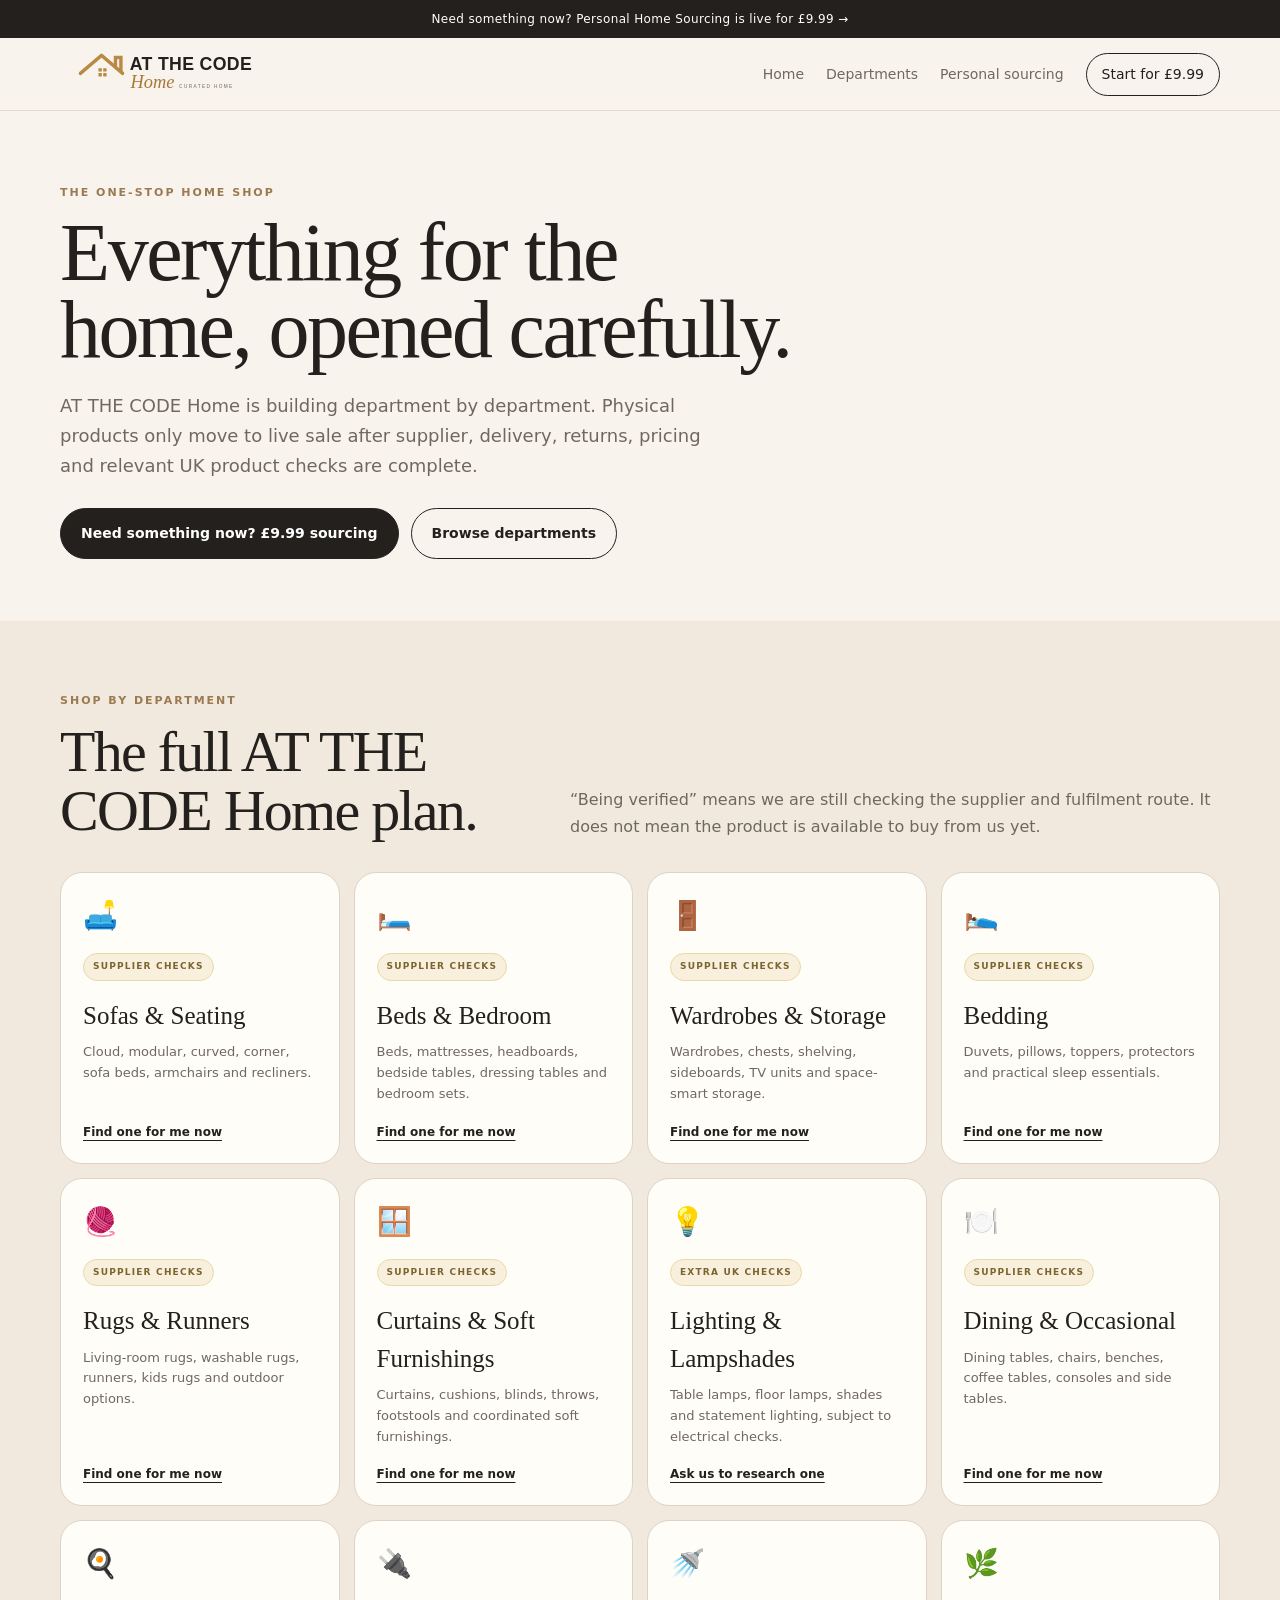
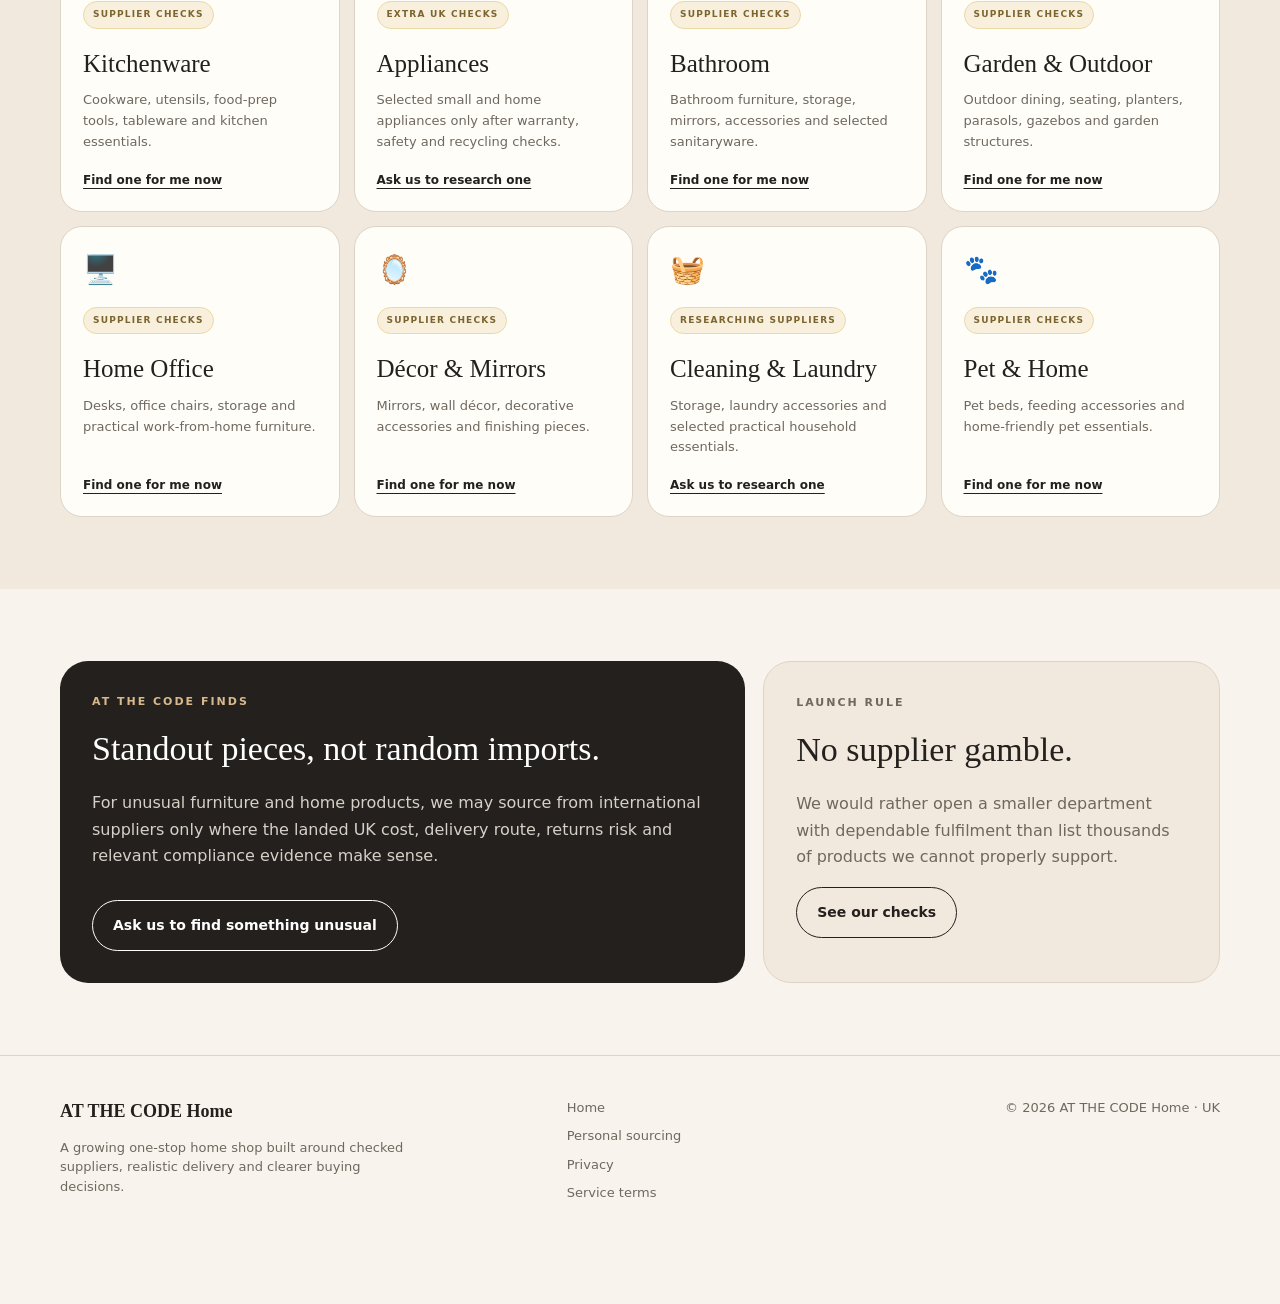
<file: departments.html>
<!doctype html>
<html lang="en">
<head>
  <meta charset="utf-8">
  <meta name="viewport" content="width=device-width,initial-scale=1,viewport-fit=cover">
  <meta name="theme-color" content="#23201d">
  <title>Departments | AT THE CODE Home</title>
  <meta name="description" content="Explore the AT THE CODE Home departments: sofas, bedroom, storage, bedding, rugs, lighting, dining, kitchen, bathroom, garden, home office, décor, pet and more.">
  <link rel="stylesheet" href="/styles.css">
  <link rel="icon" href="/favicon.svg" type="image/svg+xml">
</head>
<body>
  <a class="skip" href="#main">Skip to content</a>
  <div class="announce"><a href="/sourcing.html">Need something now? Personal Home Sourcing is live for £9.99 →</a></div>
  <header class="site-header"><div class="wrap nav-wrap"><a class="brand" href="/" aria-label="AT THE CODE Home"><img src="/logo.svg" alt="AT THE CODE Home" style="display:block;width:245px;max-width:54vw;height:auto"></a><nav class="links" aria-label="Main navigation"><a href="/">Home</a><a href="/departments.html">Departments</a><a href="/sourcing.html">Personal sourcing</a><a class="nav-cta" href="/sourcing.html">Start for £9.99</a></nav></div></header>

  <main id="main">
    <section class="hero"><div class="wrap"><p class="kicker">The one-stop home shop</p><h1>Everything for the home, opened carefully.</h1><p class="lead">AT THE CODE Home is building department by department. Physical products only move to live sale after supplier, delivery, returns, pricing and relevant UK product checks are complete.</p><div class="cta-row"><a class="btn dark" href="/sourcing.html">Need something now? £9.99 sourcing</a><a class="btn" href="#all">Browse departments</a></div></div></section>

    <section class="section alt" id="all"><div class="wrap"><p class="kicker">Shop by department</p><div class="section-heading"><h2>The full AT THE CODE Home plan.</h2><p>“Being verified” means we are still checking the supplier and fulfilment route. It does not mean the product is available to buy from us yet.</p></div><div class="dept-grid">
      <article class="dept-card"><div class="dept-icon">🛋️</div><span class="status checking">Supplier checks</span><h3>Sofas & Seating</h3><p>Cloud, modular, curved, corner, sofa beds, armchairs and recliners.</p><a href="/sourcing.html">Find one for me now</a></article>
      <article class="dept-card"><div class="dept-icon">🛏️</div><span class="status checking">Supplier checks</span><h3>Beds & Bedroom</h3><p>Beds, mattresses, headboards, bedside tables, dressing tables and bedroom sets.</p><a href="/sourcing.html">Find one for me now</a></article>
      <article class="dept-card"><div class="dept-icon">🚪</div><span class="status checking">Supplier checks</span><h3>Wardrobes & Storage</h3><p>Wardrobes, chests, shelving, sideboards, TV units and space-smart storage.</p><a href="/sourcing.html">Find one for me now</a></article>
      <article class="dept-card"><div class="dept-icon">🛌</div><span class="status checking">Supplier checks</span><h3>Bedding</h3><p>Duvets, pillows, toppers, protectors and practical sleep essentials.</p><a href="/sourcing.html">Find one for me now</a></article>
      <article class="dept-card"><div class="dept-icon">🧶</div><span class="status checking">Supplier checks</span><h3>Rugs & Runners</h3><p>Living-room rugs, washable rugs, runners, kids rugs and outdoor options.</p><a href="/sourcing.html">Find one for me now</a></article>
      <article class="dept-card"><div class="dept-icon">🪟</div><span class="status checking">Supplier checks</span><h3>Curtains & Soft Furnishings</h3><p>Curtains, cushions, blinds, throws, footstools and coordinated soft furnishings.</p><a href="/sourcing.html">Find one for me now</a></article>
      <article class="dept-card"><div class="dept-icon">💡</div><span class="status checking">Extra UK checks</span><h3>Lighting & Lampshades</h3><p>Table lamps, floor lamps, shades and statement lighting, subject to electrical checks.</p><a href="/sourcing.html">Ask us to research one</a></article>
      <article class="dept-card"><div class="dept-icon">🍽️</div><span class="status checking">Supplier checks</span><h3>Dining & Occasional</h3><p>Dining tables, chairs, benches, coffee tables, consoles and side tables.</p><a href="/sourcing.html">Find one for me now</a></article>
      <article class="dept-card"><div class="dept-icon">🍳</div><span class="status checking">Supplier checks</span><h3>Kitchenware</h3><p>Cookware, utensils, food-prep tools, tableware and kitchen essentials.</p><a href="/sourcing.html">Find one for me now</a></article>
      <article class="dept-card"><div class="dept-icon">🔌</div><span class="status checking">Extra UK checks</span><h3>Appliances</h3><p>Selected small and home appliances only after warranty, safety and recycling checks.</p><a href="/sourcing.html">Ask us to research one</a></article>
      <article class="dept-card"><div class="dept-icon">🚿</div><span class="status checking">Supplier checks</span><h3>Bathroom</h3><p>Bathroom furniture, storage, mirrors, accessories and selected sanitaryware.</p><a href="/sourcing.html">Find one for me now</a></article>
      <article class="dept-card"><div class="dept-icon">🌿</div><span class="status checking">Supplier checks</span><h3>Garden & Outdoor</h3><p>Outdoor dining, seating, planters, parasols, gazebos and garden structures.</p><a href="/sourcing.html">Find one for me now</a></article>
      <article class="dept-card"><div class="dept-icon">🖥️</div><span class="status checking">Supplier checks</span><h3>Home Office</h3><p>Desks, office chairs, storage and practical work-from-home furniture.</p><a href="/sourcing.html">Find one for me now</a></article>
      <article class="dept-card"><div class="dept-icon">🪞</div><span class="status checking">Supplier checks</span><h3>Décor & Mirrors</h3><p>Mirrors, wall décor, decorative accessories and finishing pieces.</p><a href="/sourcing.html">Find one for me now</a></article>
      <article class="dept-card"><div class="dept-icon">🧺</div><span class="status checking">Researching suppliers</span><h3>Cleaning & Laundry</h3><p>Storage, laundry accessories and selected practical household essentials.</p><a href="/sourcing.html">Ask us to research one</a></article>
      <article class="dept-card"><div class="dept-icon">🐾</div><span class="status checking">Supplier checks</span><h3>Pet & Home</h3><p>Pet beds, feeding accessories and home-friendly pet essentials.</p><a href="/sourcing.html">Find one for me now</a></article>
    </div></div></section>

    <section class="section"><div class="wrap feature-band"><article class="feature-panel"><p class="kicker light">AT THE CODE Finds</p><h3>Standout pieces, not random imports.</h3><p>For unusual furniture and home products, we may source from international suppliers only where the landed UK cost, delivery route, returns risk and relevant compliance evidence make sense.</p><a class="btn light-btn" href="/sourcing.html">Ask us to find something unusual</a></article><article class="feature-panel light"><p class="kicker">Launch rule</p><h3>No supplier gamble.</h3><p>We would rather open a smaller department with dependable fulfilment than list thousands of products we cannot properly support.</p><a class="btn" href="/">See our checks</a></article></div></section>
  </main>

  <footer><div class="wrap footer-grid"><div><b>AT THE CODE Home</b><p>A growing one-stop home shop built around checked suppliers, realistic delivery and clearer buying decisions.</p></div><div class="footer-links"><a href="/">Home</a><a href="/sourcing.html">Personal sourcing</a><a href="/privacy.html">Privacy</a><a href="/sourcing-terms.html">Service terms</a></div><div class="copyright">© 2026 AT THE CODE Home · UK</div></div></footer>
  <a class="mobile-cta" href="/sourcing.html">Find it for me — £9.99</a>
</body>
</html>
</file>
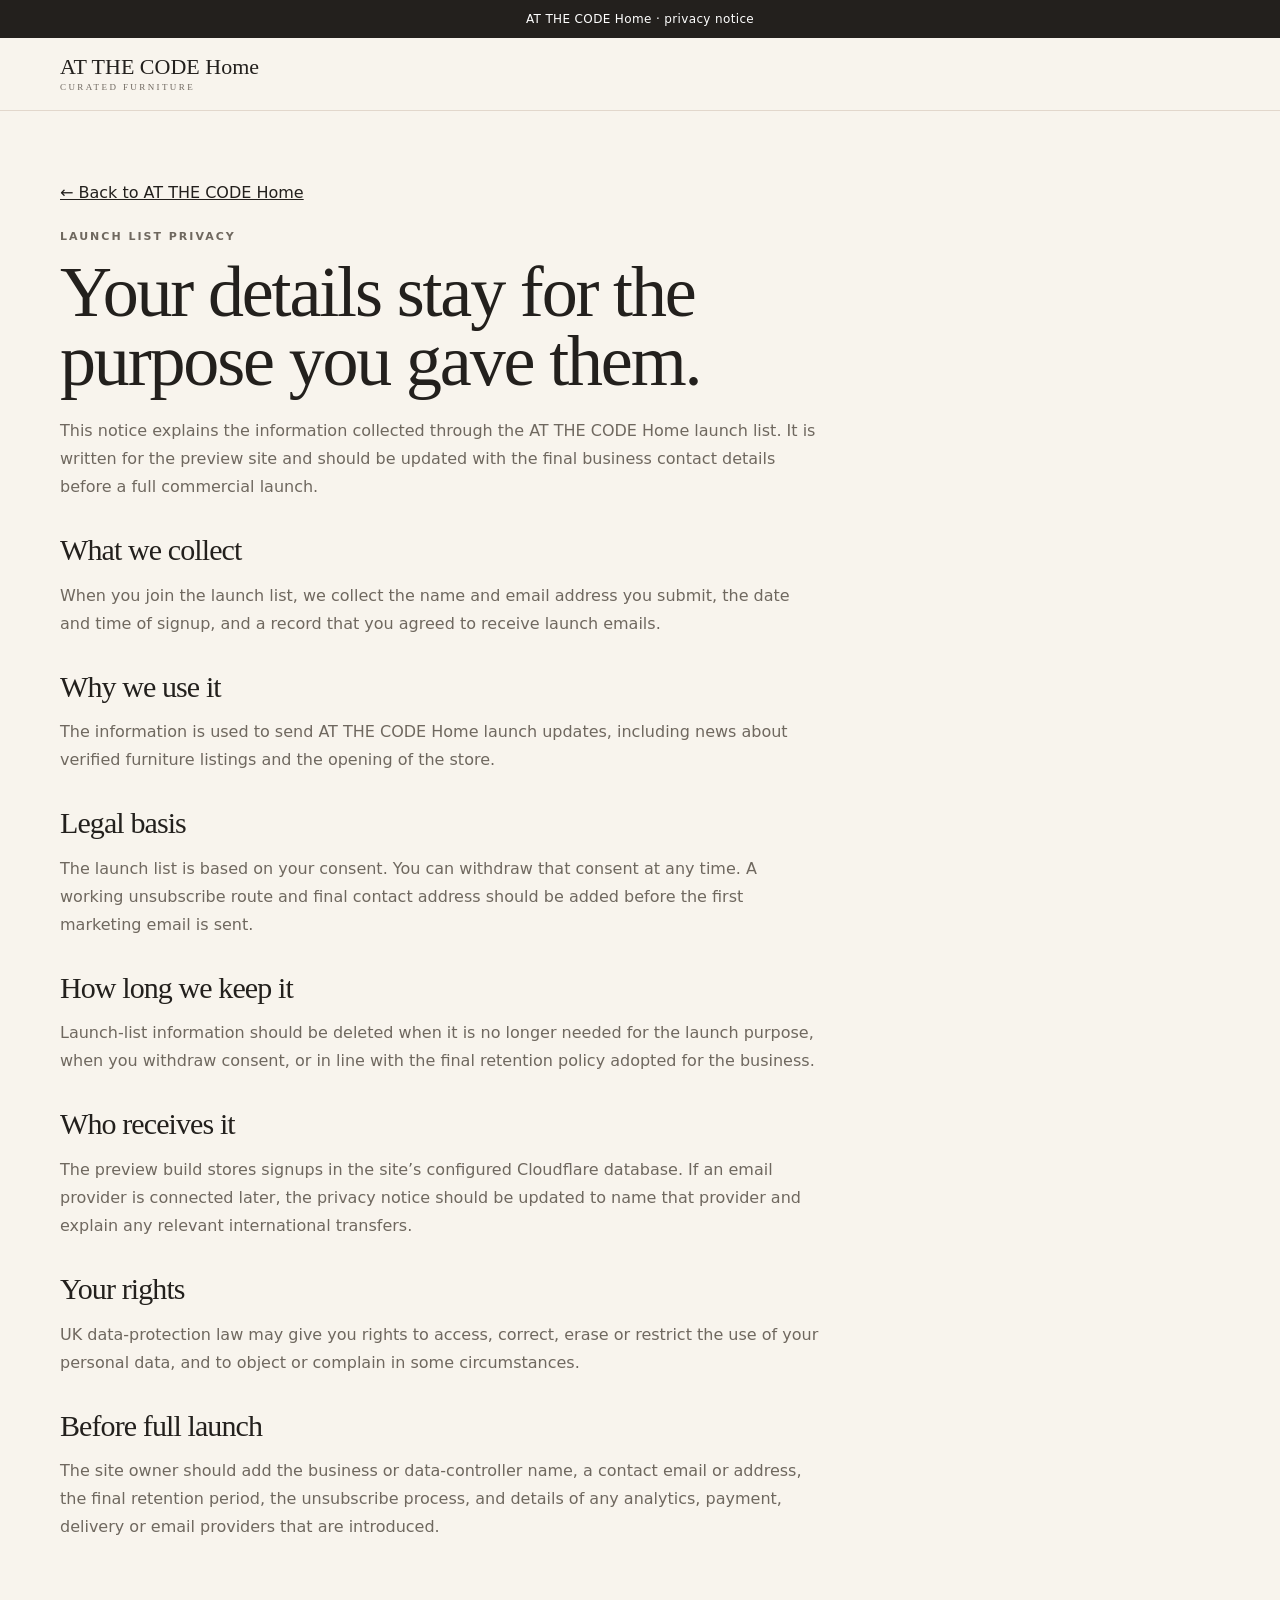
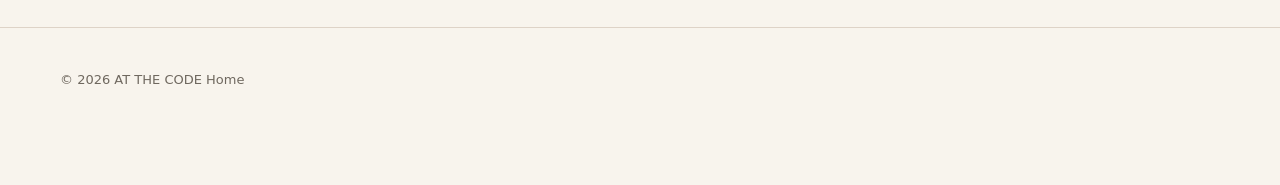
<file: privacy.html>
<!doctype html>
<html lang="en">
<head>
  <meta charset="utf-8">
  <meta name="viewport" content="width=device-width,initial-scale=1">
  <meta name="theme-color" content="#23201d">
  <title>Privacy | AT THE CODE Home</title>
  <meta name="description" content="Privacy information for the AT THE CODE Home launch list.">
  <link rel="stylesheet" href="/styles.css">
</head>
<body>
  <div class="announce">AT THE CODE Home · privacy notice</div>
  <header class="site-header"><div class="wrap nav-wrap"><a class="brand" href="/">AT THE CODE Home<span>CURATED FURNITURE</span></a></div></header>
  <main class="privacy"><div class="wrap"><article>
    <a class="back" href="/">← Back to AT THE CODE Home</a>
    <p class="kicker">Launch list privacy</p>
    <h1>Your details stay for the purpose you gave them.</h1>
    <p>This notice explains the information collected through the AT THE CODE Home launch list. It is written for the preview site and should be updated with the final business contact details before a full commercial launch.</p>

    <h2>What we collect</h2>
    <p>When you join the launch list, we collect the name and email address you submit, the date and time of signup, and a record that you agreed to receive launch emails.</p>

    <h2>Why we use it</h2>
    <p>The information is used to send AT THE CODE Home launch updates, including news about verified furniture listings and the opening of the store.</p>

    <h2>Legal basis</h2>
    <p>The launch list is based on your consent. You can withdraw that consent at any time. A working unsubscribe route and final contact address should be added before the first marketing email is sent.</p>

    <h2>How long we keep it</h2>
    <p>Launch-list information should be deleted when it is no longer needed for the launch purpose, when you withdraw consent, or in line with the final retention policy adopted for the business.</p>

    <h2>Who receives it</h2>
    <p>The preview build stores signups in the site’s configured Cloudflare database. If an email provider is connected later, the privacy notice should be updated to name that provider and explain any relevant international transfers.</p>

    <h2>Your rights</h2>
    <p>UK data-protection law may give you rights to access, correct, erase or restrict the use of your personal data, and to object or complain in some circumstances.</p>

    <h2>Before full launch</h2>
    <p>The site owner should add the business or data-controller name, a contact email or address, the final retention period, the unsubscribe process, and details of any analytics, payment, delivery or email providers that are introduced.</p>
  </article></div></main>
  <footer><div class="wrap">© <span id="year"></span> AT THE CODE Home</div></footer>
  <script>document.getElementById('year').textContent=new Date().getFullYear();</script>
</body>
</html>
</file>
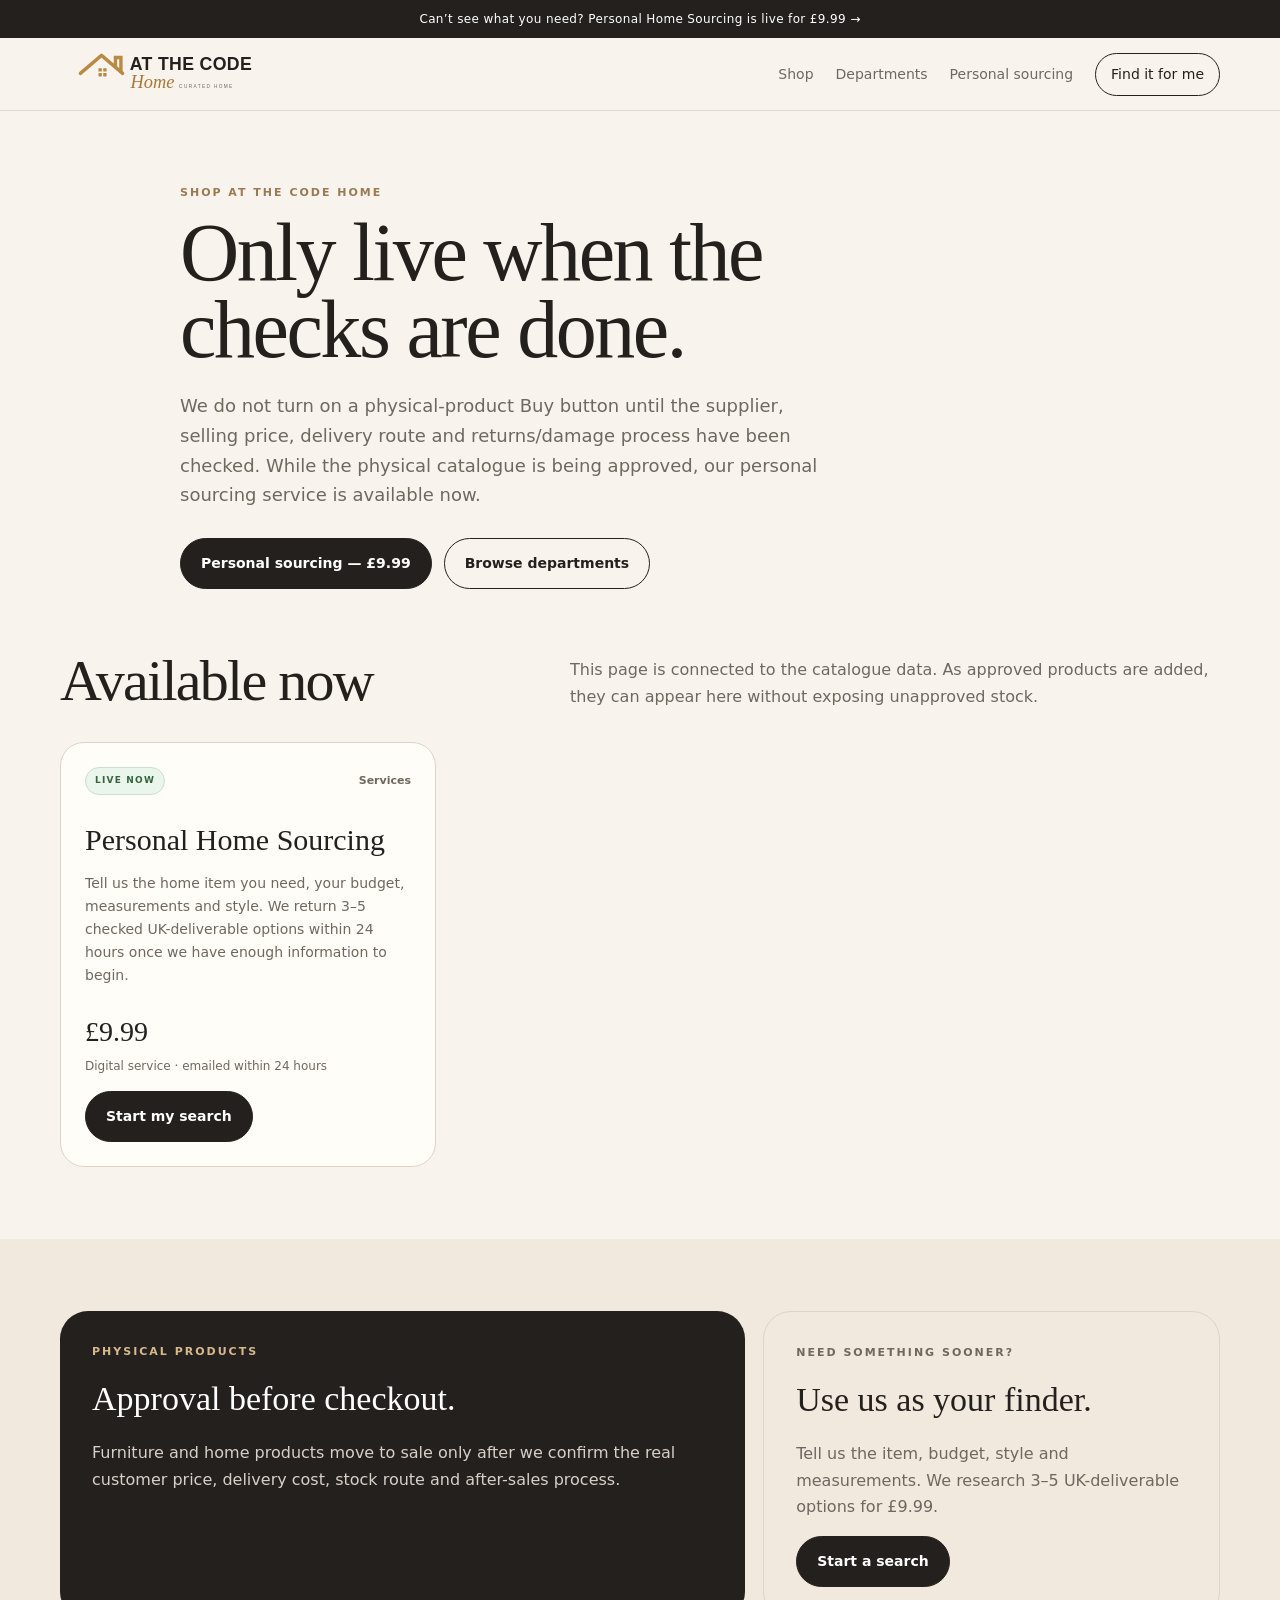
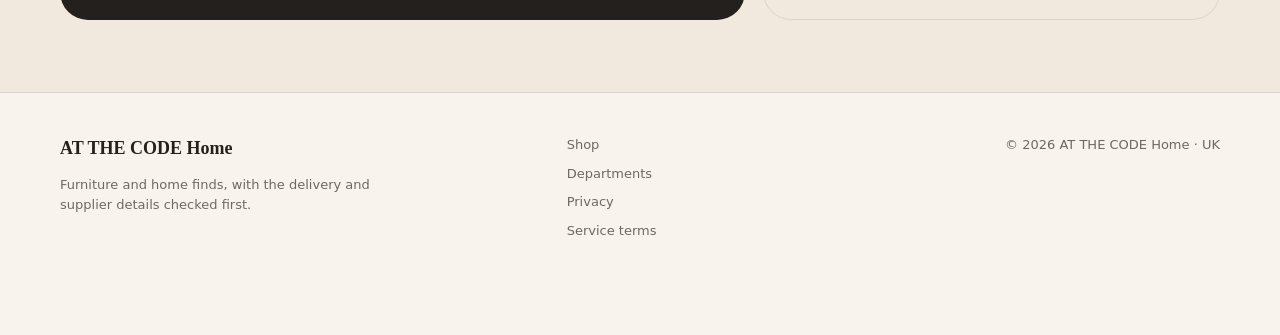
<file: shop.html>
<!doctype html>
<html lang="en">
<head>
  <meta charset="utf-8">
  <meta name="viewport" content="width=device-width,initial-scale=1,viewport-fit=cover">
  <meta name="theme-color" content="#23201d">
  <title>Shop | AT THE CODE Home</title>
  <meta name="description" content="Shop live AT THE CODE Home offers. Physical products appear only after supplier, price, delivery and returns checks are complete.">
  <link rel="stylesheet" href="/styles.css">
  <link rel="stylesheet" href="/shop.css">
  <link rel="icon" href="/favicon.svg" type="image/svg+xml">
</head>
<body>
  <a class="skip" href="#main">Skip to content</a>
  <div class="announce"><a href="/sourcing.html">Can’t see what you need? Personal Home Sourcing is live for £9.99 →</a></div>

  <header class="site-header">
    <div class="wrap nav-wrap">
      <a class="brand" href="/" aria-label="AT THE CODE Home"><img src="/logo.svg" alt="AT THE CODE Home" style="display:block;width:245px;max-width:54vw;height:auto"></a>
      <nav class="links" aria-label="Main navigation">
        <a href="/shop.html">Shop</a>
        <a href="/departments.html">Departments</a>
        <a href="/sourcing.html">Personal sourcing</a>
        <a class="nav-cta" href="/sourcing.html">Find it for me</a>
      </nav>
    </div>
  </header>

  <main id="main">
    <section class="hero compact-hero">
      <div class="wrap">
        <p class="kicker">Shop AT THE CODE Home</p>
        <h1>Only live when the checks are done.</h1>
        <p class="lead">We do not turn on a physical-product Buy button until the supplier, selling price, delivery route and returns/damage process have been checked. While the physical catalogue is being approved, our personal sourcing service is available now.</p>
        <div class="cta-row"><a class="btn dark" href="/sourcing.html">Personal sourcing — £9.99</a><a class="btn" href="/departments.html">Browse departments</a></div>
      </div>
    </section>

    <section class="section" style="padding-top:28px">
      <div class="wrap">
        <div class="section-heading"><h2>Available now</h2><p>This page is connected to the catalogue data. As approved products are added, they can appear here without exposing unapproved stock.</p></div>
        <div id="catalogGrid" class="shop-grid" aria-live="polite"></div>
        <p id="catalogEmpty" class="catalog-empty" hidden>No live catalogue items yet. Personal sourcing is still available.</p>
      </div>
    </section>

    <section class="section alt">
      <div class="wrap feature-band">
        <div class="feature-panel">
          <p class="kicker light">Physical products</p>
          <h3>Approval before checkout.</h3>
          <p>Furniture and home products move to sale only after we confirm the real customer price, delivery cost, stock route and after-sales process.</p>
        </div>
        <div class="feature-panel light">
          <p class="kicker">Need something sooner?</p>
          <h3>Use us as your finder.</h3>
          <p>Tell us the item, budget, style and measurements. We research 3–5 UK-deliverable options for £9.99.</p>
          <a class="btn dark" href="/sourcing.html">Start a search</a>
        </div>
      </div>
    </section>
  </main>

  <footer><div class="wrap footer-grid"><div><b>AT THE CODE Home</b><p>Furniture and home finds, with the delivery and supplier details checked first.</p></div><div class="footer-links"><a href="/shop.html">Shop</a><a href="/departments.html">Departments</a><a href="/privacy.html">Privacy</a><a href="/sourcing-terms.html">Service terms</a></div><div class="copyright">© 2026 AT THE CODE Home · UK</div></div></footer>
  <a class="mobile-cta" href="/sourcing.html">Find it for me — £9.99</a>
  <script src="/catalog.js" defer></script>
</body>
</html>
</file>
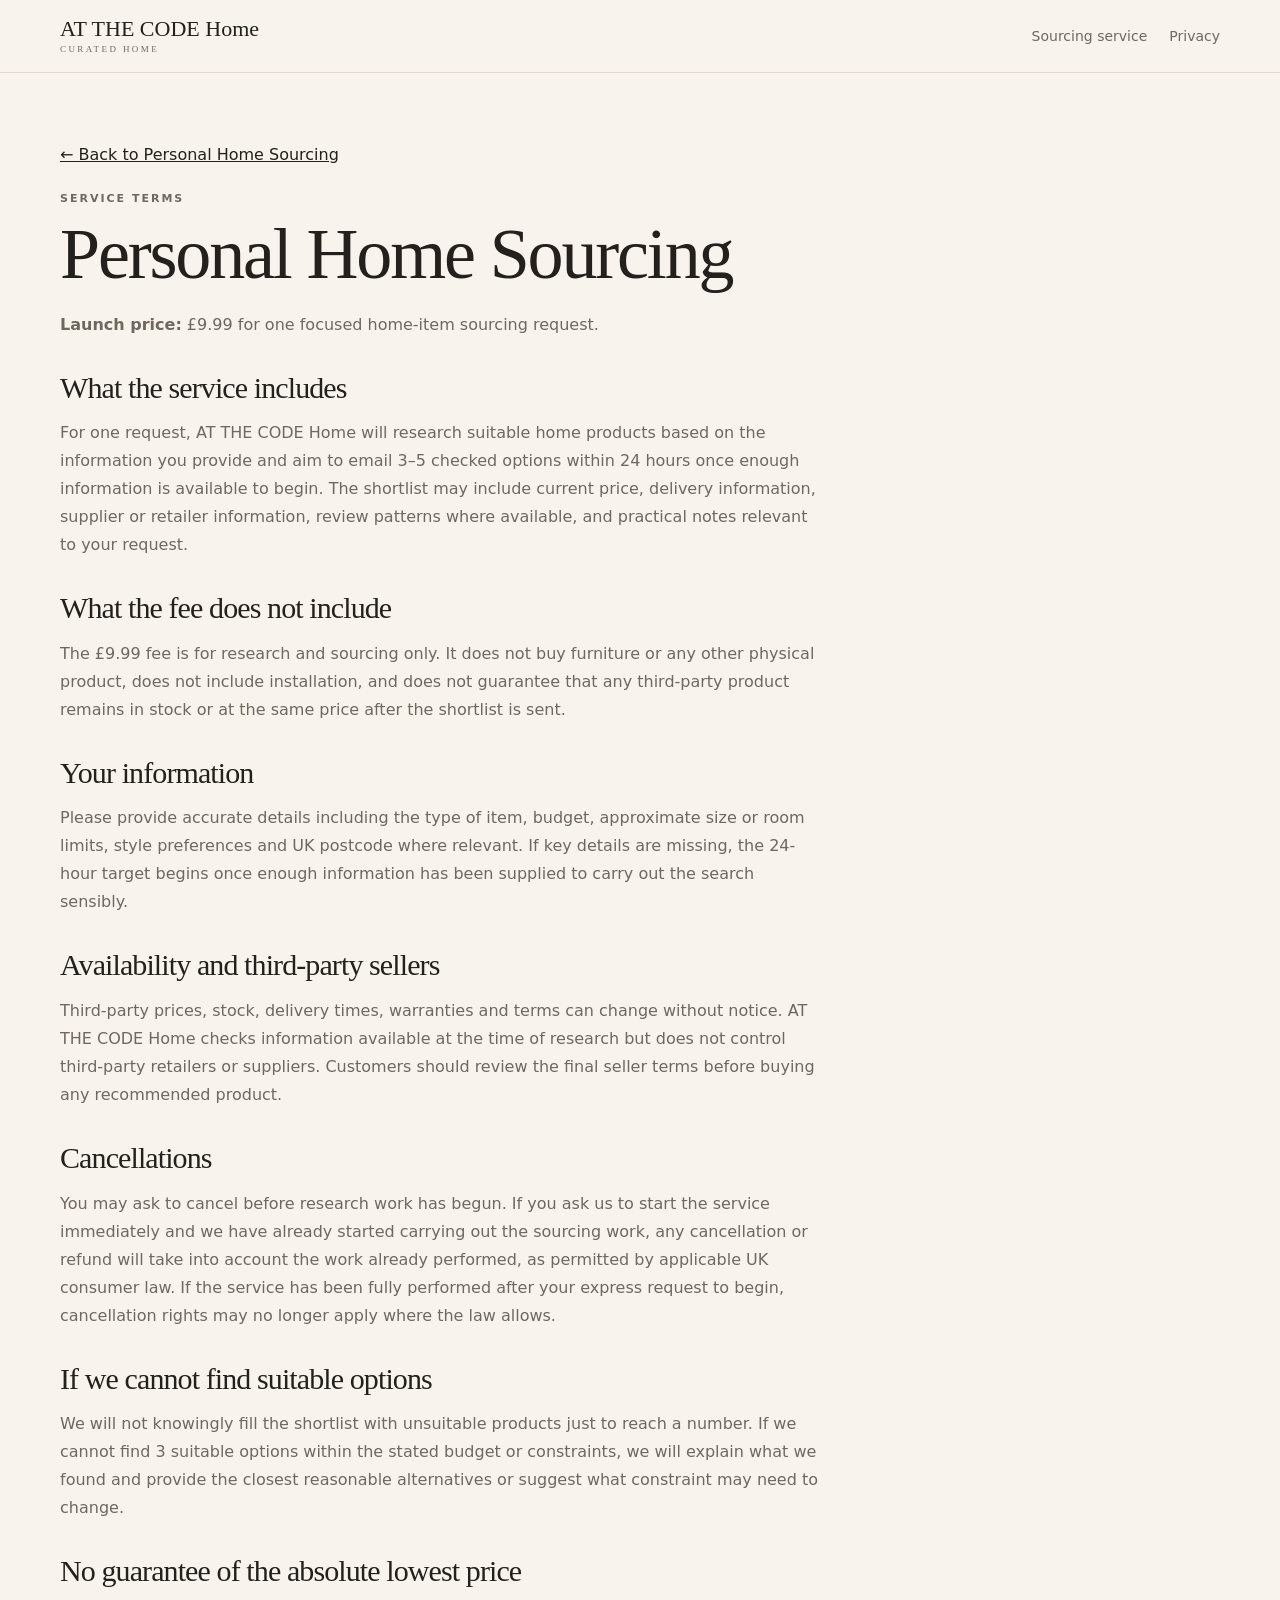
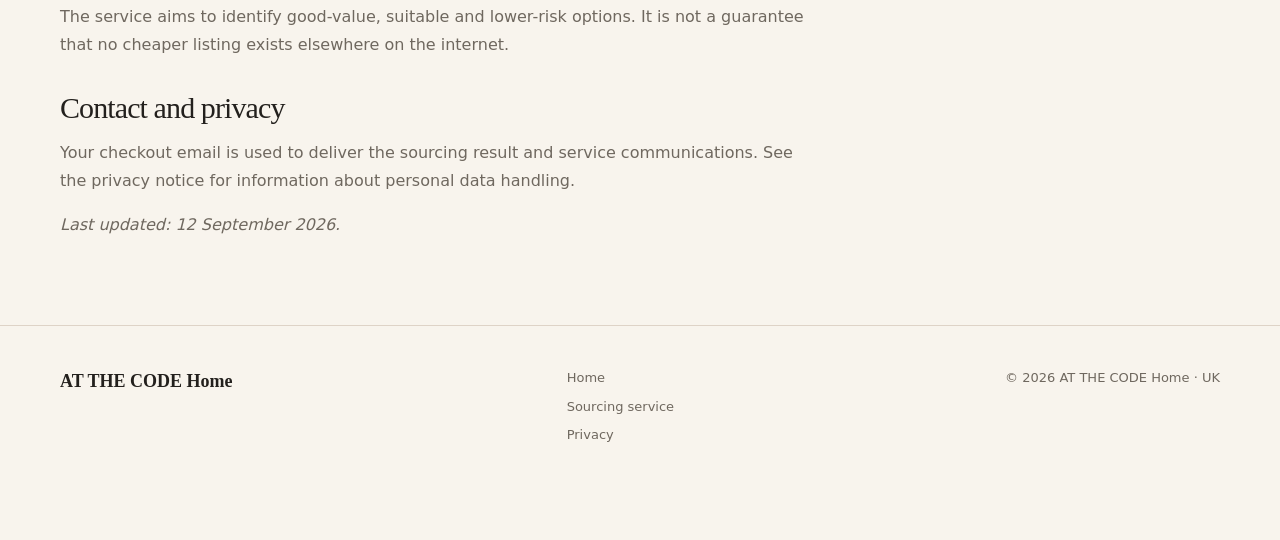
<file: sourcing-terms.html>
<!doctype html>
<html lang="en">
<head>
  <meta charset="utf-8">
  <meta name="viewport" content="width=device-width,initial-scale=1,viewport-fit=cover">
  <meta name="theme-color" content="#23201d">
  <title>Personal Sourcing Service Terms | AT THE CODE Home</title>
  <meta name="description" content="Terms for the AT THE CODE Home Personal Home Sourcing service.">
  <link rel="stylesheet" href="/styles.css">
</head>
<body>
  <header class="site-header"><div class="wrap nav-wrap"><a class="brand" href="/">AT THE CODE Home<span>CURATED HOME</span></a><nav class="links"><a href="/sourcing.html">Sourcing service</a><a href="/privacy.html">Privacy</a></nav></div></header>
  <main class="privacy" id="main"><div class="wrap"><article>
    <a class="back" href="/sourcing.html">← Back to Personal Home Sourcing</a>
    <p class="kicker">Service terms</p>
    <h1>Personal Home Sourcing</h1>
    <p><strong>Launch price:</strong> £9.99 for one focused home-item sourcing request.</p>

    <h2>What the service includes</h2>
    <p>For one request, AT THE CODE Home will research suitable home products based on the information you provide and aim to email 3–5 checked options within 24 hours once enough information is available to begin. The shortlist may include current price, delivery information, supplier or retailer information, review patterns where available, and practical notes relevant to your request.</p>

    <h2>What the fee does not include</h2>
    <p>The £9.99 fee is for research and sourcing only. It does not buy furniture or any other physical product, does not include installation, and does not guarantee that any third-party product remains in stock or at the same price after the shortlist is sent.</p>

    <h2>Your information</h2>
    <p>Please provide accurate details including the type of item, budget, approximate size or room limits, style preferences and UK postcode where relevant. If key details are missing, the 24-hour target begins once enough information has been supplied to carry out the search sensibly.</p>

    <h2>Availability and third-party sellers</h2>
    <p>Third-party prices, stock, delivery times, warranties and terms can change without notice. AT THE CODE Home checks information available at the time of research but does not control third-party retailers or suppliers. Customers should review the final seller terms before buying any recommended product.</p>

    <h2>Cancellations</h2>
    <p>You may ask to cancel before research work has begun. If you ask us to start the service immediately and we have already started carrying out the sourcing work, any cancellation or refund will take into account the work already performed, as permitted by applicable UK consumer law. If the service has been fully performed after your express request to begin, cancellation rights may no longer apply where the law allows.</p>

    <h2>If we cannot find suitable options</h2>
    <p>We will not knowingly fill the shortlist with unsuitable products just to reach a number. If we cannot find 3 suitable options within the stated budget or constraints, we will explain what we found and provide the closest reasonable alternatives or suggest what constraint may need to change.</p>

    <h2>No guarantee of the absolute lowest price</h2>
    <p>The service aims to identify good-value, suitable and lower-risk options. It is not a guarantee that no cheaper listing exists elsewhere on the internet.</p>

    <h2>Contact and privacy</h2>
    <p>Your checkout email is used to deliver the sourcing result and service communications. See the <a href="/privacy.html">privacy notice</a> for information about personal data handling.</p>

    <p><em>Last updated: 12 September 2026.</em></p>
  </article></div></main>
  <footer><div class="wrap footer-grid"><div><b>AT THE CODE Home</b></div><div class="footer-links"><a href="/">Home</a><a href="/sourcing.html">Sourcing service</a><a href="/privacy.html">Privacy</a></div><div class="copyright">© 2026 AT THE CODE Home · UK</div></div></footer>
</body>
</html>
</file>
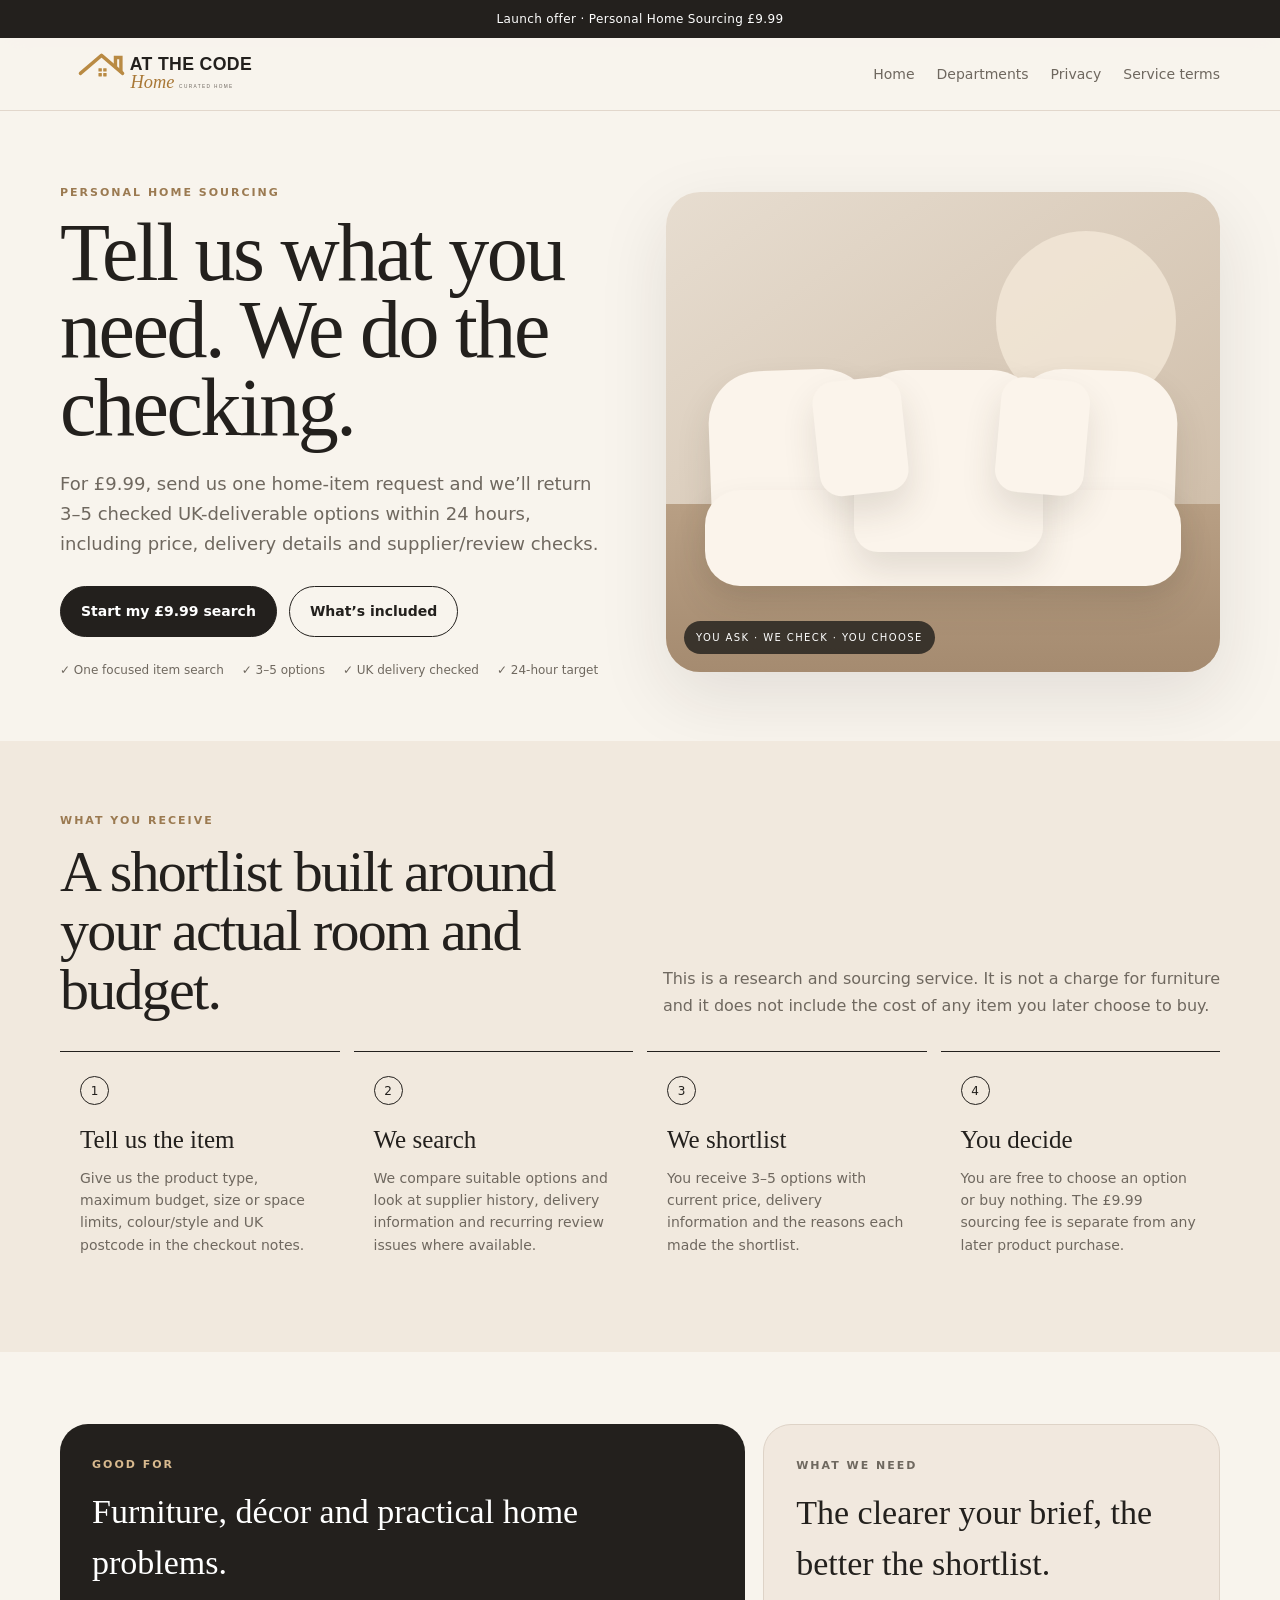
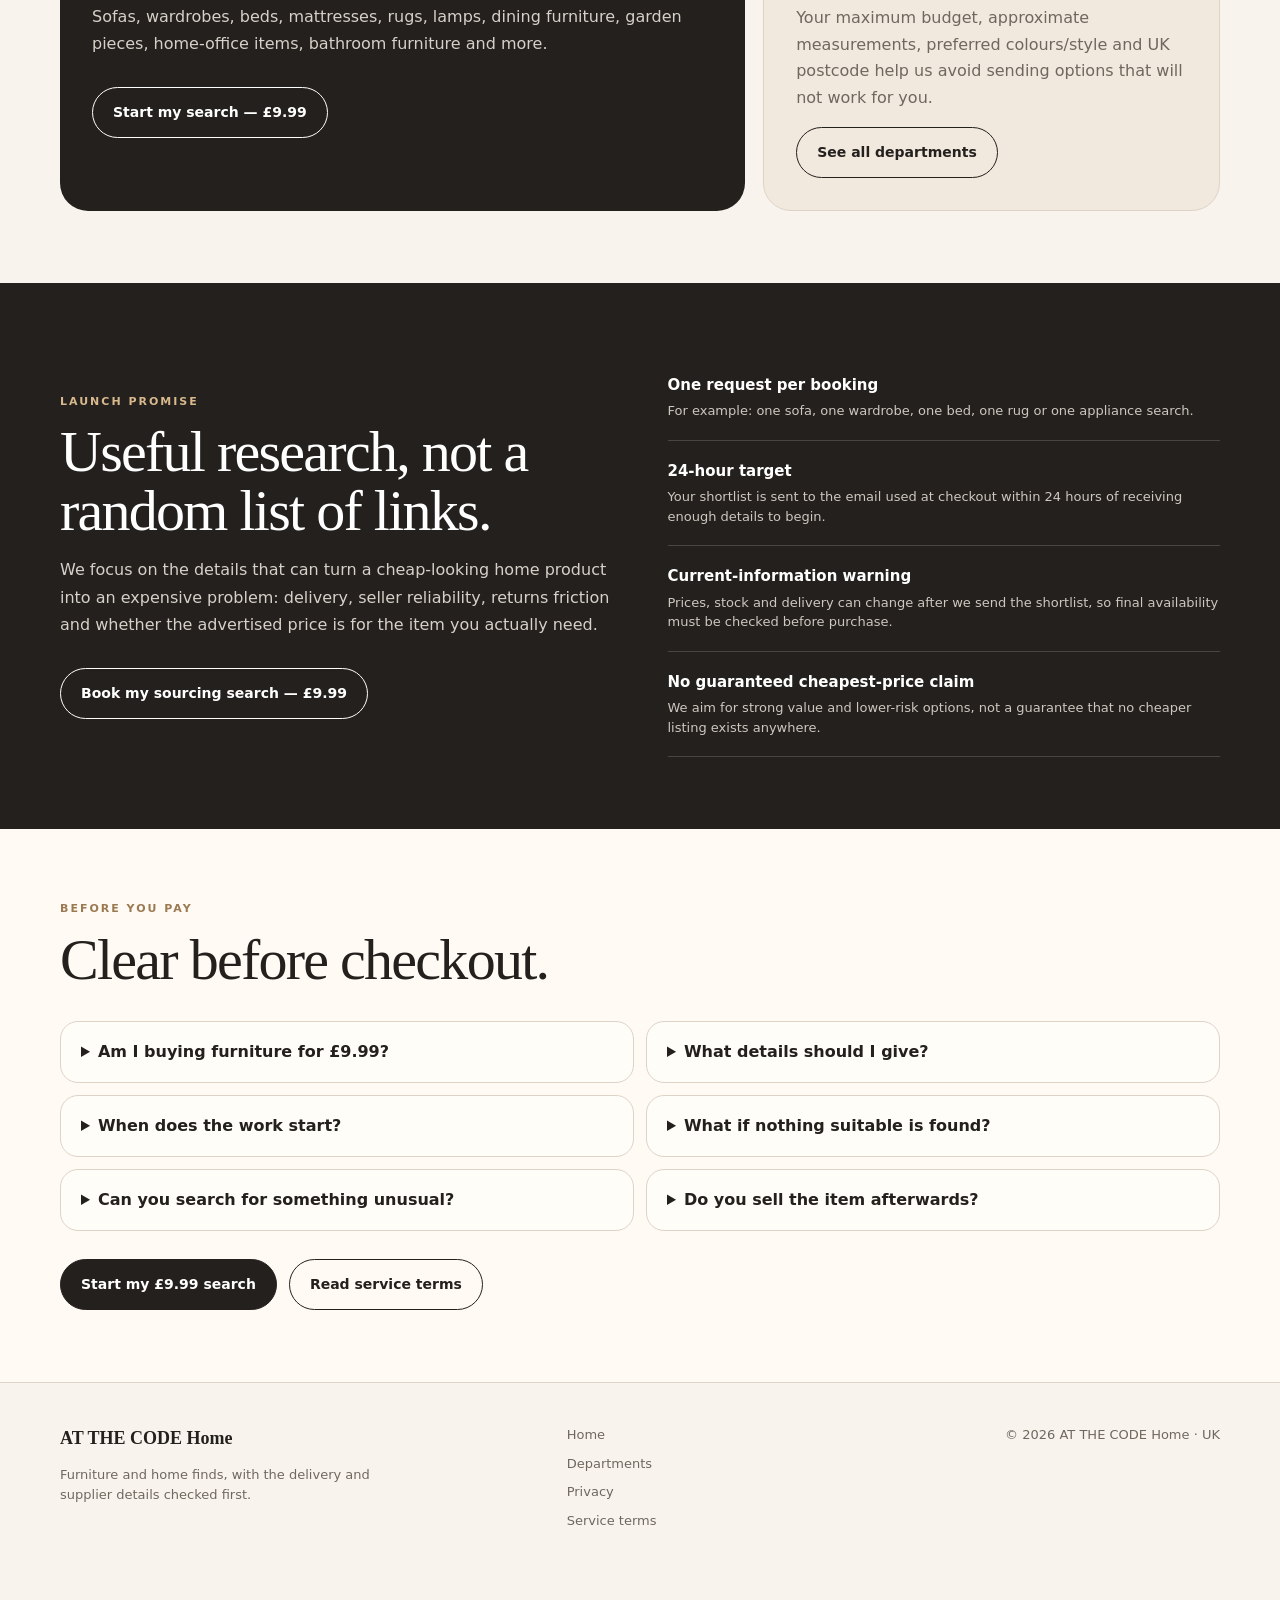
<file: sourcing.html>
<!doctype html>
<html lang="en">
<head>
  <meta charset="utf-8">
  <meta name="viewport" content="width=device-width,initial-scale=1,viewport-fit=cover">
  <meta name="theme-color" content="#23201d">
  <title>Personal Home Sourcing | AT THE CODE Home</title>
  <meta name="description" content="Tell AT THE CODE Home what you need and receive 3–5 checked UK-deliverable home options within 24 hours. Launch price £9.99.">
  <meta property="og:title" content="AT THE CODE Home — Personal Home Sourcing £9.99">
  <meta property="og:description" content="Tell us what you need, your budget, size and style. We research 3–5 UK-deliverable options and send a checked shortlist within 24 hours.">
  <meta property="og:type" content="website">
  <meta property="og:url" content="https://at-the-code-home.pages.dev/sourcing.html">
  <link rel="stylesheet" href="/styles.css">
  <link rel="icon" href="/favicon.svg" type="image/svg+xml">
  <script type="application/ld+json">{"@context":"https://schema.org","@type":"Service","name":"AT THE CODE Home Personal Home Sourcing","provider":{"@type":"Organization","name":"AT THE CODE Home"},"areaServed":{"@type":"Country","name":"United Kingdom"},"description":"Personal research and sourcing service for home items. Customers receive 3–5 checked UK-deliverable options based on their budget, size and style.","offers":{"@type":"Offer","price":"9.99","priceCurrency":"GBP","availability":"https://schema.org/InStock"}}</script>
</head>
<body>
  <a class="skip" href="#main">Skip to content</a>
  <div class="announce">Launch offer · Personal Home Sourcing £9.99</div>
  <header class="site-header">
    <div class="wrap nav-wrap">
      <a class="brand" href="/" aria-label="AT THE CODE Home"><img src="/logo.svg" alt="AT THE CODE Home" style="display:block;width:245px;max-width:54vw;height:auto"></a>
      <nav class="links" aria-label="Main navigation"><a href="/">Home</a><a href="/departments.html">Departments</a><a href="/privacy.html">Privacy</a><a href="/sourcing-terms.html">Service terms</a></nav>
    </div>
  </header>

  <main id="main">
    <section class="hero">
      <div class="wrap hero-grid">
        <div class="hero-copy">
          <p class="kicker">Personal Home Sourcing</p>
          <h1>Tell us what you need. We do the checking.</h1>
          <p class="lead">For £9.99, send us one home-item request and we’ll return 3–5 checked UK-deliverable options within 24 hours, including price, delivery details and supplier/review checks.</p>
          <div class="cta-row">
            <a class="btn dark" href="https://buy.stripe.com/aFa4gzfzm9Bp9MBbgN5Vu07" rel="noopener">Start my £9.99 search</a>
            <a class="btn" href="#included">What’s included</a>
          </div>
          <div class="mini-proof"><span>✓ One focused item search</span><span>✓ 3–5 options</span><span>✓ UK delivery checked</span><span>✓ 24-hour target</span></div>
        </div>
        <div class="hero-art" aria-hidden="true"><div class="sun"></div><div class="floor"></div><div class="sofa-shape sofa-left"></div><div class="sofa-shape sofa-mid"></div><div class="sofa-shape sofa-right"></div><div class="sofa-base"></div><div class="cushion cushion-a"></div><div class="cushion cushion-b"></div><div class="art-label">YOU ASK · WE CHECK · YOU CHOOSE</div></div>
      </div>
    </section>

    <section class="section alt" id="included"><div class="wrap"><p class="kicker">What you receive</p><div class="section-heading"><h2>A shortlist built around your actual room and budget.</h2><p>This is a research and sourcing service. It is not a charge for furniture and it does not include the cost of any item you later choose to buy.</p></div><div class="steps"><article class="step"><span>1</span><h3>Tell us the item</h3><p>Give us the product type, maximum budget, size or space limits, colour/style and UK postcode in the checkout notes.</p></article><article class="step"><span>2</span><h3>We search</h3><p>We compare suitable options and look at supplier history, delivery information and recurring review issues where available.</p></article><article class="step"><span>3</span><h3>We shortlist</h3><p>You receive 3–5 options with current price, delivery information and the reasons each made the shortlist.</p></article><article class="step"><span>4</span><h3>You decide</h3><p>You are free to choose an option or buy nothing. The £9.99 sourcing fee is separate from any later product purchase.</p></article></div></div></section>

    <section class="section"><div class="wrap feature-band"><article class="feature-panel"><p class="kicker light">Good for</p><h3>Furniture, décor and practical home problems.</h3><p>Sofas, wardrobes, beds, mattresses, rugs, lamps, dining furniture, garden pieces, home-office items, bathroom furniture and more.</p><a class="btn light-btn" href="https://buy.stripe.com/aFa4gzfzm9Bp9MBbgN5Vu07" rel="noopener">Start my search — £9.99</a></article><article class="feature-panel light"><p class="kicker">What we need</p><h3>The clearer your brief, the better the shortlist.</h3><p>Your maximum budget, approximate measurements, preferred colours/style and UK postcode help us avoid sending options that will not work for you.</p><a class="btn" href="/departments.html">See all departments</a></article></div></section>

    <section class="section" id="promise"><div class="wrap promise-grid"><div class="promise-copy"><p class="kicker light">Launch promise</p><h2>Useful research, not a random list of links.</h2><p>We focus on the details that can turn a cheap-looking home product into an expensive problem: delivery, seller reliability, returns friction and whether the advertised price is for the item you actually need.</p><a class="btn light-btn" href="https://buy.stripe.com/aFa4gzfzm9Bp9MBbgN5Vu07" rel="noopener">Book my sourcing search — £9.99</a></div><div class="checks"><div class="check"><b>One request per booking</b><span>For example: one sofa, one wardrobe, one bed, one rug or one appliance search.</span></div><div class="check"><b>24-hour target</b><span>Your shortlist is sent to the email used at checkout within 24 hours of receiving enough details to begin.</span></div><div class="check"><b>Current-information warning</b><span>Prices, stock and delivery can change after we send the shortlist, so final availability must be checked before purchase.</span></div><div class="check"><b>No guaranteed cheapest-price claim</b><span>We aim for strong value and lower-risk options, not a guarantee that no cheaper listing exists anywhere.</span></div></div></div></section>

    <section class="section faq-section"><div class="wrap"><p class="kicker">Before you pay</p><div class="section-heading"><h2>Clear before checkout.</h2></div><div class="faq-grid"><details><summary>Am I buying furniture for £9.99?</summary><p>No. £9.99 buys the personal sourcing and research service only. Any product purchase is separate.</p></details><details><summary>What details should I give?</summary><p>Item type, budget, approximate measurements, preferred colour/style and your UK postcode. Add them in the checkout fields.</p></details><details><summary>When does the work start?</summary><p>We can begin after payment and once you have supplied enough information to research the request. See the service terms for cancellation information.</p></details><details><summary>What if nothing suitable is found?</summary><p>We will tell you rather than pad the shortlist with unsuitable choices, and explain the closest alternatives we found.</p></details><details><summary>Can you search for something unusual?</summary><p>Yes. Tell us exactly what you want. We can include UK and, where sensible, international options, but we will flag delivery or compliance risks rather than hide them.</p></details><details><summary>Do you sell the item afterwards?</summary><p>Some items may later become AT THE CODE Home products. For the sourcing service, the shortlist can also include external retailers or suppliers where appropriate.</p></details></div><div class="cta-row" style="margin-top:28px"><a class="btn dark" href="https://buy.stripe.com/aFa4gzfzm9Bp9MBbgN5Vu07" rel="noopener">Start my £9.99 search</a><a class="btn" href="/sourcing-terms.html">Read service terms</a></div></div></section>
  </main>

  <footer><div class="wrap footer-grid"><div><b>AT THE CODE Home</b><p>Furniture and home finds, with the delivery and supplier details checked first.</p></div><div class="footer-links"><a href="/">Home</a><a href="/departments.html">Departments</a><a href="/privacy.html">Privacy</a><a href="/sourcing-terms.html">Service terms</a></div><div class="copyright">© 2026 AT THE CODE Home · UK</div></div></footer>
  <a class="mobile-cta" href="https://buy.stripe.com/aFa4gzfzm9Bp9MBbgN5Vu07" rel="noopener">Start my search — £9.99</a>
</body>
</html>
</file>
<file: styles.css>
:root{
  --ivory:#f8f4ed;--ink:#23201d;--muted:#6f685f;--card:#fffdf8;--line:#ded3c7;
  --accent:#9b7a51;--soft:#f1e8de;--sand:#d9cab9;--warm:#bca389;--shadow:0 24px 70px rgba(35,32,29,.10)
}
*{box-sizing:border-box}
html{scroll-behavior:smooth}
body{margin:0;font-family:Inter,ui-sans-serif,system-ui,-apple-system,BlinkMacSystemFont,"Segoe UI",sans-serif;background:var(--ivory);color:var(--ink);line-height:1.5}
a{color:inherit;text-decoration:none}
button,input{font:inherit}
.wrap{width:min(1160px,92vw);margin:auto}
.skip{position:absolute;left:-9999px;top:8px;background:#fff;padding:10px 14px;z-index:100}.skip:focus{left:8px}
.announce{background:var(--ink);color:#fff;text-align:center;padding:10px 16px;font-size:12px;letter-spacing:.03em}.announce a{text-decoration:none}
.site-header{position:sticky;top:0;z-index:50;background:rgba(248,244,237,.94);backdrop-filter:blur(14px);border-bottom:1px solid rgba(222,211,199,.85)}
.nav-wrap{height:72px;display:flex;align-items:center;justify-content:space-between;gap:24px}
.brand{font-family:Georgia,serif;font-size:22px;line-height:1.05}.brand span{display:block;margin-top:5px;font-family:inherit;font-size:9px;letter-spacing:2.4px;color:var(--muted)}
.links{display:flex;align-items:center;gap:22px;font-size:14px;color:var(--muted)}.links a:hover{color:var(--ink)}
.nav-cta{border:1px solid var(--ink);border-radius:999px;padding:10px 15px;color:var(--ink)!important}
.hero{padding:74px 0 62px;overflow:hidden}.hero-grid{display:grid;grid-template-columns:minmax(0,1fr) minmax(0,1fr);gap:52px;align-items:center}
.kicker{margin:0 0 12px;text-transform:uppercase;letter-spacing:2px;font-size:11px;color:var(--accent);font-weight:800}.kicker.light{color:#d8b98e}
h1,h2{font-family:Georgia,serif;font-weight:400;letter-spacing:-.03em}h1{font-size:clamp(48px,7vw,82px);line-height:.95;margin:12px 0 22px;max-width:760px}h2{font-size:clamp(38px,5vw,58px);line-height:1.02;margin:0}
.lead{font-size:18px;line-height:1.65;color:var(--muted);max-width:650px}.cta-row{display:flex;gap:12px;flex-wrap:wrap;margin-top:28px}.btn{display:inline-flex;align-items:center;justify-content:center;border:1px solid var(--ink);padding:14px 20px;border-radius:999px;font-weight:800;font-size:14px;transition:transform .15s ease,background .15s ease}.btn.dark{background:var(--ink);color:#fff}.btn:hover{transform:translateY(-1px)}
.mini-proof{display:flex;flex-wrap:wrap;gap:10px 18px;margin-top:24px;font-size:12px;color:var(--muted)}
.hero-art{height:480px;border-radius:34px;background:linear-gradient(145deg,#e7ddd0,#cbb8a2);position:relative;overflow:hidden;box-shadow:var(--shadow)}.sun{position:absolute;width:180px;height:180px;border-radius:50%;background:#f4e9d9;right:8%;top:8%;opacity:.8}.floor{position:absolute;left:0;right:0;bottom:0;height:35%;background:linear-gradient(#b89f84,#a58b70)}
.sofa-shape,.sofa-base,.cushion{position:absolute;background:#fbf4eb;box-shadow:0 18px 34px rgba(63,51,42,.13)}.sofa-shape{bottom:25%;height:38%;border-radius:52px 52px 24px 24px}.sofa-left{left:8%;width:30%;transform:rotate(-2deg)}.sofa-mid{left:34%;width:34%;z-index:2}.sofa-right{right:8%;width:30%;transform:rotate(2deg)}.sofa-base{left:7%;right:7%;bottom:18%;height:20%;border-radius:35px}.cushion{width:16%;height:24%;bottom:37%;border-radius:22px;z-index:4}.cushion-a{left:27%;transform:rotate(-6deg)}.cushion-b{right:24%;transform:rotate(5deg)}.art-label{position:absolute;z-index:5;left:18px;bottom:18px;background:rgba(35,32,29,.82);color:white;padding:9px 12px;border-radius:999px;font-size:10px;letter-spacing:1.4px}
.section{padding:72px 0}.section.alt{background:#f1e9de}.section-heading{display:flex;justify-content:space-between;gap:30px;align-items:end;margin-bottom:32px}.section-heading p,.sub{max-width:650px;color:var(--muted);line-height:1.65;margin:0}
.quick-strip{display:flex;gap:10px;overflow:auto;padding:2px 0 10px;scrollbar-width:none}.quick-strip::-webkit-scrollbar{display:none}.quick-strip a{flex:0 0 auto;border:1px solid var(--line);background:var(--card);border-radius:999px;padding:10px 14px;font-size:12px;font-weight:800}.quick-strip a:hover{border-color:var(--ink)}
.ad-section{background:linear-gradient(145deg,#efe4d7,#f9f4ed)}.ad-grid{display:grid;grid-template-columns:minmax(0,1fr) minmax(280px,420px);gap:70px;align-items:center}.ad-copy h2{max-width:650px}.ad-phone{justify-self:center;width:min(100%,360px);padding:10px;border-radius:34px;background:#151311;box-shadow:0 28px 80px rgba(35,32,29,.22)}.ad-phone video{display:block;width:100%;aspect-ratio:9/16;object-fit:cover;border-radius:25px;background:#000}
.product-grid{display:grid;grid-template-columns:repeat(6,1fr);gap:16px}.product-card{grid-column:span 2;background:var(--card);border:1px solid var(--line);border-radius:25px;overflow:hidden;min-height:390px;display:flex;flex-direction:column}.product-card:nth-child(4),.product-card:nth-child(5){grid-column:span 3}.product-visual{height:180px;position:relative;overflow:hidden;background:#ddd0c2}.product-visual:before,.product-visual:after{content:"";position:absolute;background:#f8efe5;box-shadow:0 10px 30px #0002}.product-visual:before{left:16%;right:16%;bottom:22%;height:38%;border-radius:42px 42px 20px 20px}.product-visual:after{left:12%;right:12%;bottom:13%;height:20%;border-radius:28px}.product-visual span{position:absolute;right:14px;top:12px;font-family:Georgia,serif;font-size:34px;color:#ffffffaa}.product-visual.curved{background:#c9ae96}.product-visual.curved:before{border-radius:70% 40% 38% 65%}.product-visual.modular{background:#b9aa9d}.product-visual.modular:before{left:9%;right:9%;border-radius:22px}.product-visual.moving{background:#d0b8a1}.product-visual.moving:before{transform:skewX(-5deg)}.product-visual.box{background:#cbbfaf}.product-visual.box:after{left:26%;right:26%;height:26%}.product-copy{padding:22px;display:flex;flex-direction:column;flex:1}.eyebrow{font-size:10px;letter-spacing:1.7px;font-weight:800;color:var(--accent);margin:0 0 8px}.product-copy h3{font-family:Georgia,serif;font-size:27px;font-weight:400;margin:0 0 8px}.product-copy p:not(.eyebrow){font-size:14px;color:var(--muted);line-height:1.6;margin:0}.product-copy a{margin-top:auto;padding-top:18px;font-weight:800;font-size:13px;text-decoration:underline;text-underline-offset:4px}
.dept-grid{display:grid;grid-template-columns:repeat(4,1fr);gap:14px}.dept-card{background:var(--card);border:1px solid var(--line);border-radius:22px;padding:22px;display:flex;flex-direction:column;min-height:245px}.dept-icon{font-size:28px;margin-bottom:16px}.status{display:inline-flex;align-self:flex-start;border:1px solid var(--line);border-radius:999px;padding:6px 9px;font-size:9px;font-weight:900;letter-spacing:1.2px;text-transform:uppercase;color:var(--muted);background:#fff}.status.live{background:#eaf5eb;border-color:#cbe1cd;color:#35643d}.status.checking{background:#f8f0dd;border-color:#ead8a6;color:#7b642f}.dept-card h3{font-family:Georgia,serif;font-size:25px;font-weight:400;margin:16px 0 8px}.dept-card p{font-size:13px;line-height:1.6;color:var(--muted);margin:0}.dept-card a{margin-top:auto;padding-top:18px;font-weight:800;font-size:12px;text-decoration:underline;text-underline-offset:4px}
.feature-band{display:grid;grid-template-columns:1.2fr .8fr;gap:18px;align-items:stretch}.feature-panel{border-radius:28px;padding:32px;background:var(--ink);color:#fff}.feature-panel.light{background:var(--soft);color:var(--ink);border:1px solid var(--line)}.feature-panel h3{font-family:Georgia,serif;font-size:34px;font-weight:400;margin:8px 0 12px}.feature-panel p{color:#d7d0c8;line-height:1.65}.feature-panel.light p{color:var(--muted)}
.steps{display:grid;grid-template-columns:repeat(4,1fr);gap:14px}.step{padding:24px 20px;border-top:1px solid var(--ink)}.step span{display:inline-grid;place-items:center;width:29px;height:29px;border:1px solid var(--ink);border-radius:50%;font-size:12px}.step h3{font-family:Georgia,serif;font-size:25px;font-weight:400;margin:16px 0 8px}.step p{color:var(--muted);font-size:14px;line-height:1.6;margin:0}
#promise{background:var(--ink);color:#fff}.promise-grid{display:grid;grid-template-columns:1fr 1fr;gap:55px;align-items:center}.promise-copy p:not(.kicker){color:#d7d0c8;line-height:1.7;max-width:560px}.light-btn{border-color:#fff;color:#fff;margin-top:14px}.checks{display:grid;gap:0}.check{padding:19px 0;border-bottom:1px solid #ffffff2b;display:grid;gap:5px}.check b{font-size:15px}.check span{font-size:13px;color:#cfc7bf}
.faq-section{background:#fffaf4}.faq-grid{display:grid;grid-template-columns:1fr 1fr;gap:12px}.faq-grid details{border:1px solid var(--line);background:var(--card);border-radius:18px;padding:18px 20px}.faq-grid summary{font-weight:800;cursor:pointer}.faq-grid p{color:var(--muted);font-size:14px;line-height:1.6;margin:12px 0 0}
.launch-section{padding-top:54px}.launch-card{background:var(--soft);border:1px solid var(--line);border-radius:30px;padding:38px;display:grid;grid-template-columns:.9fr 1.1fr;gap:45px}.launch-card h2{font-size:clamp(36px,4.5vw,52px)}
form{display:grid;grid-template-columns:1fr 1fr;gap:13px;align-content:start}label>span{display:block;font-size:12px;font-weight:800;margin:0 0 6px}input{width:100%;padding:14px 15px;border:1px solid #cbbeb0;border-radius:13px;background:white;color:var(--ink);outline:none}input:focus{border-color:var(--ink);box-shadow:0 0 0 3px #23201d14}.consent{grid-column:1/-1;display:flex;align-items:flex-start;gap:10px;font-size:12px;color:var(--muted);line-height:1.5}.consent input{width:18px;height:18px;margin-top:1px;flex:0 0 auto}.consent span{font-weight:400;margin:0}.consent a{text-decoration:underline}.hp{position:absolute!important;left:-9999px!important;width:1px!important;height:1px!important;opacity:0!important}button{grid-column:1/-1;padding:14px 18px;border:0;border-radius:999px;background:var(--ink);color:white;font-weight:800;cursor:pointer}button:disabled{opacity:.6;cursor:wait}.msg{grid-column:1/-1;min-height:20px;font-size:13px;color:var(--muted)}.msg.success{color:#35643d}.msg.error{color:#8b2f2f}
footer{padding:42px 0 95px;border-top:1px solid var(--line);color:var(--muted);font-size:13px}.footer-grid{display:grid;grid-template-columns:1.3fr .7fr 1fr;gap:30px;align-items:start}.footer-grid b{font-family:Georgia,serif;color:var(--ink);font-size:18px}.footer-grid p{max-width:360px}.footer-links{display:grid;gap:9px}.copyright{text-align:right}
.privacy{padding:70px 0}.privacy article{max-width:760px}.privacy h1{font-size:clamp(44px,7vw,72px)}.privacy h2{font-size:30px;margin-top:34px}.privacy p,.privacy li{color:var(--muted);line-height:1.75}.privacy .back{display:inline-block;margin-bottom:22px;text-decoration:underline}
.mobile-cta{display:none}
@media(max-width:900px){.links{display:none}.hero-grid,.promise-grid,.launch-card,.feature-band,.ad-grid{grid-template-columns:1fr}.hero{padding-top:48px}.hero-art{height:380px}.section-heading{display:block}.section-heading p{margin-top:14px}.product-grid{grid-template-columns:1fr 1fr}.product-card,.product-card:nth-child(4),.product-card:nth-child(5){grid-column:auto}.dept-grid{grid-template-columns:1fr 1fr}.steps{grid-template-columns:1fr 1fr}.footer-grid{grid-template-columns:1fr 1fr}.copyright{grid-column:1/-1;text-align:left}form{grid-template-columns:1fr}.ad-grid{gap:38px}.ad-phone{width:min(100%,330px)}}
@media(max-width:600px){.wrap{width:min(92vw,560px)}.announce{font-size:11px}.nav-wrap{height:66px}.brand{font-size:20px}.hero{padding:42px 0 46px}.hero-art{height:300px;border-radius:26px}.sun{width:125px;height:125px}.mini-proof{display:grid}.section{padding:56px 0}.product-grid,.dept-grid,.steps,.faq-grid{grid-template-columns:1fr}.product-card{min-height:350px}.dept-card{min-height:210px}.promise-grid{gap:28px}.launch-card{padding:24px;border-radius:24px}.footer-grid{grid-template-columns:1fr}.copyright{grid-column:auto}h1{font-size:52px}.ad-phone{width:min(88vw,310px);padding:8px;border-radius:30px}.ad-phone video{border-radius:22px}.mobile-cta{display:flex;position:fixed;left:12px;right:12px;bottom:12px;z-index:80;background:var(--ink);color:#fff;border-radius:999px;padding:14px 18px;justify-content:center;font-size:13px;font-weight:900;box-shadow:0 15px 38px #0004}}
@media(prefers-reduced-motion:reduce){html{scroll-behavior:auto}.btn:hover{transform:none}}
</file>
<file: shop.css>
.compact-hero{padding-bottom:34px}.compact-hero .wrap{max-width:920px}.shop-grid{display:grid;grid-template-columns:repeat(3,1fr);gap:16px}.shop-card{background:var(--card);border:1px solid var(--line);border-radius:24px;padding:24px;display:flex;flex-direction:column;min-height:330px}.shop-card-top{display:flex;justify-content:space-between;align-items:center;gap:12px}.shop-category{font-size:11px;color:var(--muted);font-weight:800}.shop-card h3{font-family:Georgia,serif;font-size:30px;font-weight:400;margin:22px 0 10px}.shop-card p{color:var(--muted);line-height:1.65;font-size:14px;margin:0}.shop-meta{display:grid;gap:4px;margin-top:auto;padding:24px 0 16px}.shop-meta strong{font-family:Georgia,serif;font-size:28px;font-weight:400}.shop-meta span{font-size:12px;color:var(--muted)}.shop-card .btn{align-self:flex-start}.shop-disabled{display:inline-flex;align-self:flex-start;border:1px solid var(--line);padding:11px 14px;border-radius:999px;color:var(--muted);font-size:12px;font-weight:800}.catalog-empty{border:1px dashed var(--line);border-radius:20px;padding:26px;color:var(--muted);text-align:center}@media(max-width:900px){.shop-grid{grid-template-columns:1fr 1fr}}@media(max-width:600px){.shop-grid{grid-template-columns:1fr}.shop-card{min-height:290px}}
</file>
